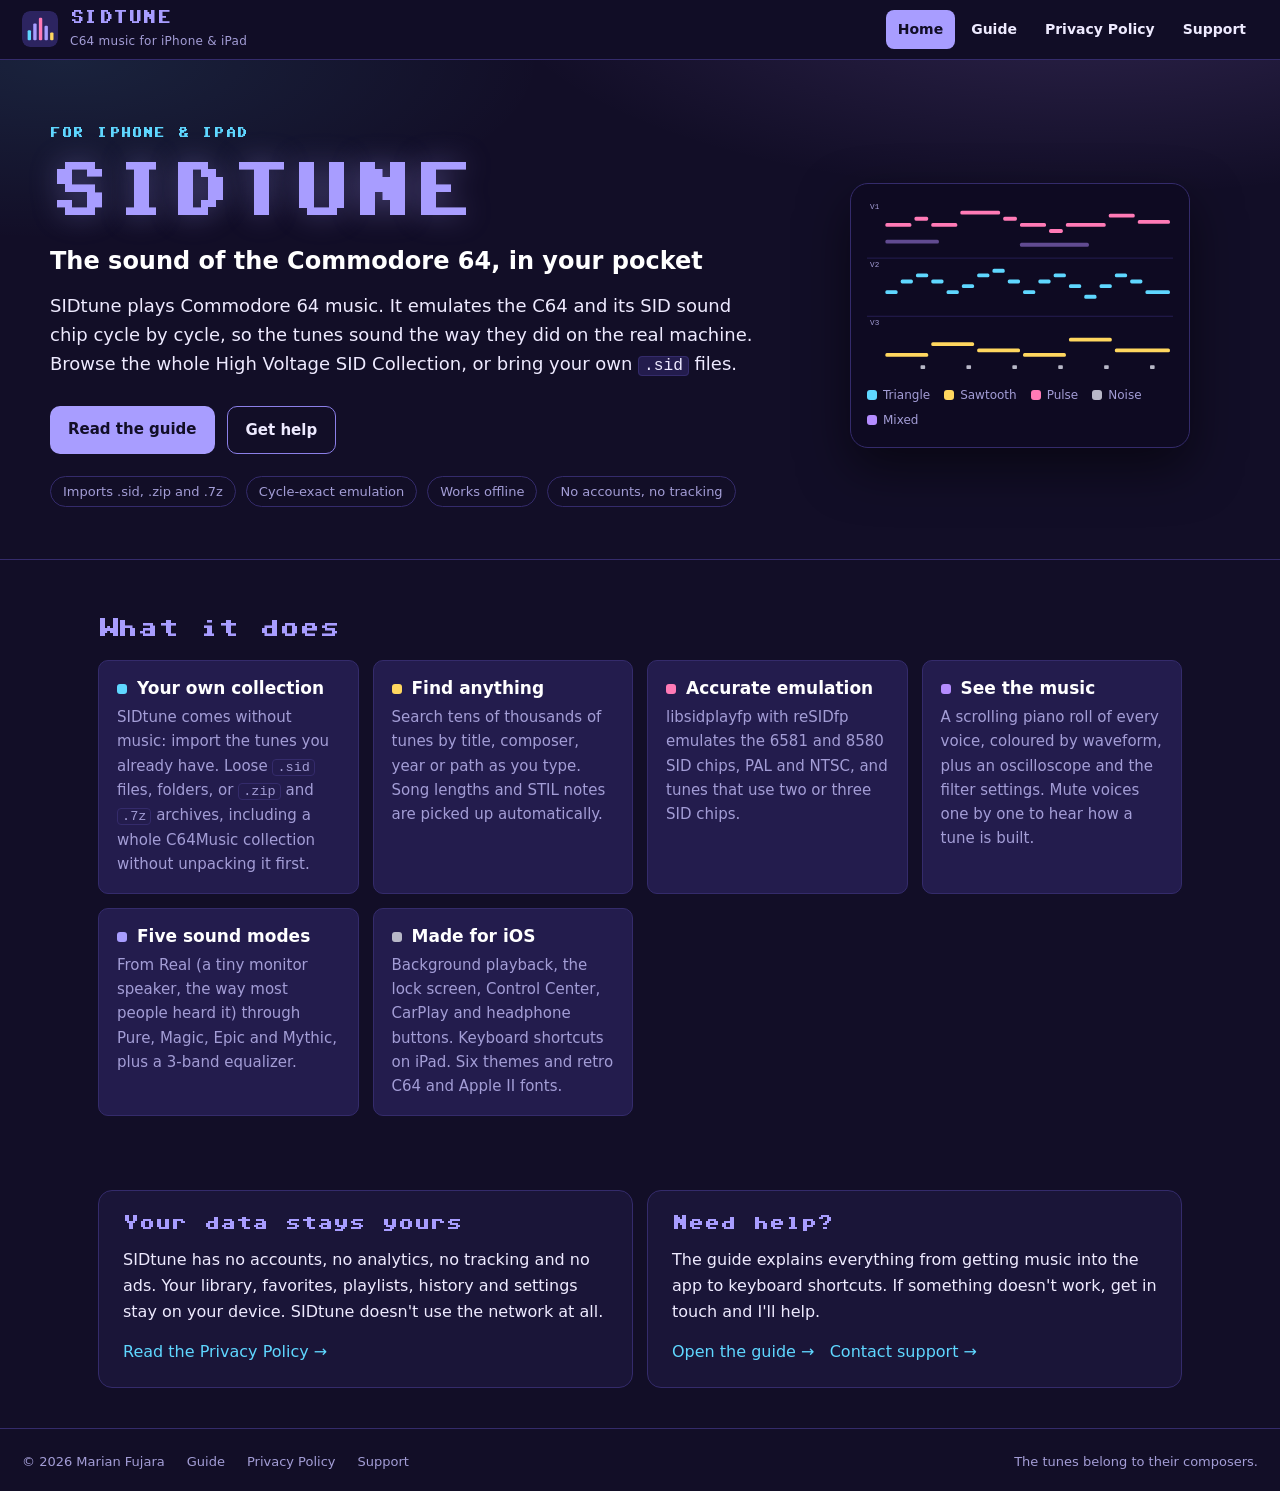
<file: website/index.html>
<!doctype html>
<html lang="en">
<head>
<meta charset="utf-8">
<meta name="viewport" content="width=device-width, initial-scale=1">
<title>SIDtune — Commodore 64 music player for iPhone and iPad</title>
<meta name="description" content="SIDtune plays Commodore 64 SID music on iPhone and iPad with cycle-exact emulation of the C64 and its SID chip. No accounts, no tracking, no ads.">
<meta name="theme-color" content="#120e27">
<link rel="icon" href="icon.svg" type="image/svg+xml">
<link rel="stylesheet" href="style.css">
</head>
<body>

<header class="topbar">
  <div class="topbar-inner">
    <a class="brand" href="index.html"><img src="icon.svg" alt="" width="36" height="36"><b>SIDTUNE<span>C64 music for iPhone &amp; iPad</span></b></a>
    <nav class="topnav" aria-label="Site">
      <a href="index.html" aria-current="page">Home</a>
      <a href="guide.html">Guide</a>
      <a href="privacy.html">Privacy<span class="long"> Policy</span></a>
      <a href="support.html">Support</a>
    </nav>
  </div>
</header>

<header class="hero">
  <div class="hero-inner">
    <div>
      <div class="eyebrow">FOR IPHONE &amp; IPAD</div>
      <h1>SIDTUNE<small>The sound of the Commodore 64, in your pocket</small></h1>
      <p class="lead">SIDtune plays Commodore 64 music. It emulates the C64 and its SID sound chip cycle by cycle, so the tunes sound the way they did on the real machine. Browse the whole High Voltage SID Collection, or bring your own <code>.sid</code> files.</p>
      <div class="actions">
        <a class="btn" href="guide.html">Read the guide</a>
        <a class="btn ghost" href="support.html">Get help</a>
      </div>
      <div class="meta"><span>Imports .sid, .zip and .7z</span><span>Cycle-exact emulation</span><span>Works offline</span><span>No accounts, no tracking</span></div>
    </div>
    <figure class="viz" aria-label="SIDtune's visualiser: a piano roll of the three SID voices, coloured by waveform">
      <svg viewBox="0 0 400 230" role="img" aria-hidden="true">
        <g stroke="#2c2460" stroke-width="1">
          <line x1="0" y1="76" x2="400" y2="76"/><line x1="0" y1="152" x2="400" y2="152"/>
        </g>
        <g font-family="ui-monospace, Menlo, monospace" font-size="10" fill="#a39dd6">
          <text x="4" y="12">V1</text><text x="4" y="88">V2</text><text x="4" y="164">V3</text>
        </g>
        <g fill="#ff7ab6">
          <rect x="24" y="30" width="34" height="5" rx="2"/><rect x="62" y="22" width="18" height="5" rx="2"/><rect x="84" y="30" width="34" height="5" rx="2"/>
          <rect x="122" y="14" width="52" height="5" rx="2"/><rect x="178" y="22" width="18" height="5" rx="2"/><rect x="200" y="30" width="34" height="5" rx="2"/>
          <rect x="238" y="38" width="18" height="5" rx="2"/><rect x="260" y="30" width="52" height="5" rx="2"/><rect x="316" y="18" width="34" height="5" rx="2"/>
          <rect x="354" y="26" width="42" height="5" rx="2"/>
        </g>
        <g fill="#b48cff">
          <rect x="24" y="52" width="70" height="5" rx="2" opacity=".5"/><rect x="200" y="56" width="90" height="5" rx="2" opacity=".5"/>
        </g>
        <g fill="#5fd7ff">
          <rect x="24" y="118" width="16" height="5" rx="2"/><rect x="44" y="104" width="16" height="5" rx="2"/><rect x="64" y="96" width="16" height="5" rx="2"/>
          <rect x="84" y="104" width="16" height="5" rx="2"/><rect x="104" y="118" width="16" height="5" rx="2"/><rect x="124" y="110" width="16" height="5" rx="2"/>
          <rect x="144" y="96" width="16" height="5" rx="2"/><rect x="164" y="90" width="16" height="5" rx="2"/><rect x="184" y="104" width="16" height="5" rx="2"/>
          <rect x="204" y="118" width="16" height="5" rx="2"/><rect x="224" y="104" width="16" height="5" rx="2"/><rect x="244" y="96" width="16" height="5" rx="2"/>
          <rect x="264" y="110" width="16" height="5" rx="2"/><rect x="284" y="124" width="16" height="5" rx="2"/><rect x="304" y="110" width="16" height="5" rx="2"/>
          <rect x="324" y="96" width="16" height="5" rx="2"/><rect x="344" y="104" width="16" height="5" rx="2"/><rect x="364" y="118" width="32" height="5" rx="2"/>
        </g>
        <g fill="#ffd75f">
          <rect x="24" y="200" width="56" height="5" rx="2"/><rect x="84" y="186" width="56" height="5" rx="2"/><rect x="144" y="194" width="56" height="5" rx="2"/>
          <rect x="204" y="200" width="56" height="5" rx="2"/><rect x="264" y="180" width="56" height="5" rx="2"/><rect x="324" y="194" width="72" height="5" rx="2"/>
        </g>
        <g fill="#b8b8c8">
          <rect x="70" y="216" width="6" height="5" rx="1"/><rect x="130" y="216" width="6" height="5" rx="1"/><rect x="190" y="216" width="6" height="5" rx="1"/>
          <rect x="250" y="216" width="6" height="5" rx="1"/><rect x="310" y="216" width="6" height="5" rx="1"/><rect x="370" y="216" width="6" height="5" rx="1"/>
        </g>
      </svg>
      <figcaption class="legend">
        <span><i style="background:#5fd7ff"></i>Triangle</span><span><i style="background:#ffd75f"></i>Sawtooth</span>
        <span><i style="background:#ff7ab6"></i>Pulse</span><span><i style="background:#b8b8c8"></i>Noise</span><span><i style="background:#b48cff"></i>Mixed</span>
      </figcaption>
    </figure>
  </div>
</header>

<main class="home">
  <section>
    <h2>What it does</h2>
    <div class="cards">
      <div class="card" style="--c: var(--tri)"><h3>Your own collection</h3><p>SIDtune comes without music: import the tunes you already have. Loose <code>.sid</code> files, folders, or <code>.zip</code> and <code>.7z</code> archives, including a whole C64Music collection without unpacking it first.</p></div>
      <div class="card" style="--c: var(--saw)"><h3>Find anything</h3><p>Search tens of thousands of tunes by title, composer, year or path as you type. Song lengths and STIL notes are picked up automatically.</p></div>
      <div class="card" style="--c: var(--pulse)"><h3>Accurate emulation</h3><p>libsidplayfp with reSIDfp emulates the 6581 and 8580 SID chips, PAL and NTSC, and tunes that use two or three SID chips.</p></div>
      <div class="card" style="--c: var(--mix)"><h3>See the music</h3><p>A scrolling piano roll of every voice, coloured by waveform, plus an oscilloscope and the filter settings. Mute voices one by one to hear how a tune is built.</p></div>
      <div class="card" style="--c: var(--accent-strong)"><h3>Five sound modes</h3><p>From Real (a tiny monitor speaker, the way most people heard it) through Pure, Magic, Epic and Mythic, plus a 3-band equalizer.</p></div>
      <div class="card" style="--c: #b8b8c8"><h3>Made for iOS</h3><p>Background playback, the lock screen, Control Center, CarPlay and headphone buttons. Keyboard shortcuts on iPad. Six themes and retro C64 and Apple II fonts.</p></div>
    </div>
  </section>

  <section>
    <div class="split">
      <div class="panel">
        <h2>Your data stays yours</h2>
        <p>SIDtune has no accounts, no analytics, no tracking and no ads. Your library, favorites, playlists, history and settings stay on your device. SIDtune doesn't use the network at all.</p>
        <p><a href="privacy.html">Read the Privacy Policy →</a></p>
      </div>
      <div class="panel">
        <h2>Need help?</h2>
        <p>The guide explains everything from getting music into the app to keyboard shortcuts. If something doesn't work, get in touch and I'll help.</p>
        <p><a href="guide.html">Open the guide →</a> &nbsp; <a href="support.html">Contact support →</a></p>
      </div>
    </div>
  </section>
</main>

<footer class="site-footer">
  <span>© 2026 Marian Fujara</span>
  <a href="guide.html">Guide</a>
  <a href="privacy.html">Privacy Policy</a>
  <a href="support.html">Support</a>
  <span class="spacer">The tunes belong to their composers.</span>
</footer>

</body>
</html>
</file>
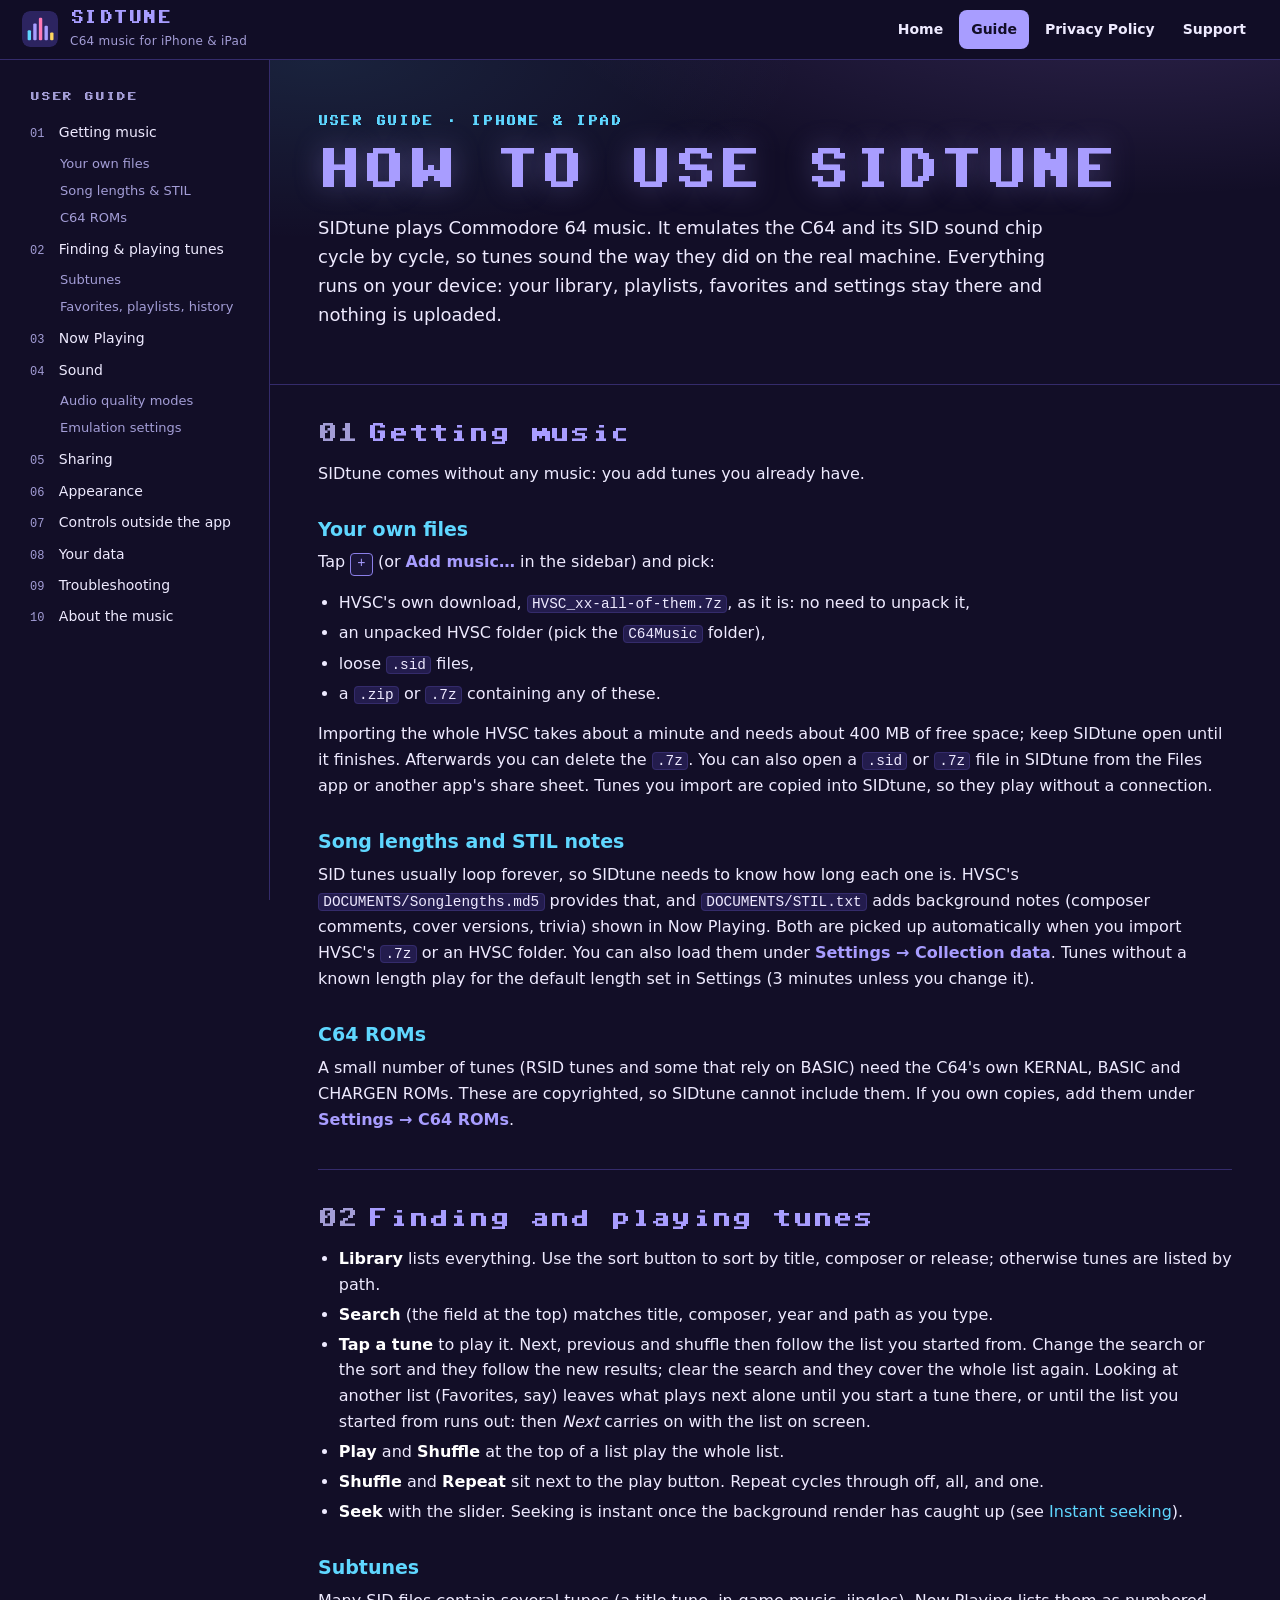
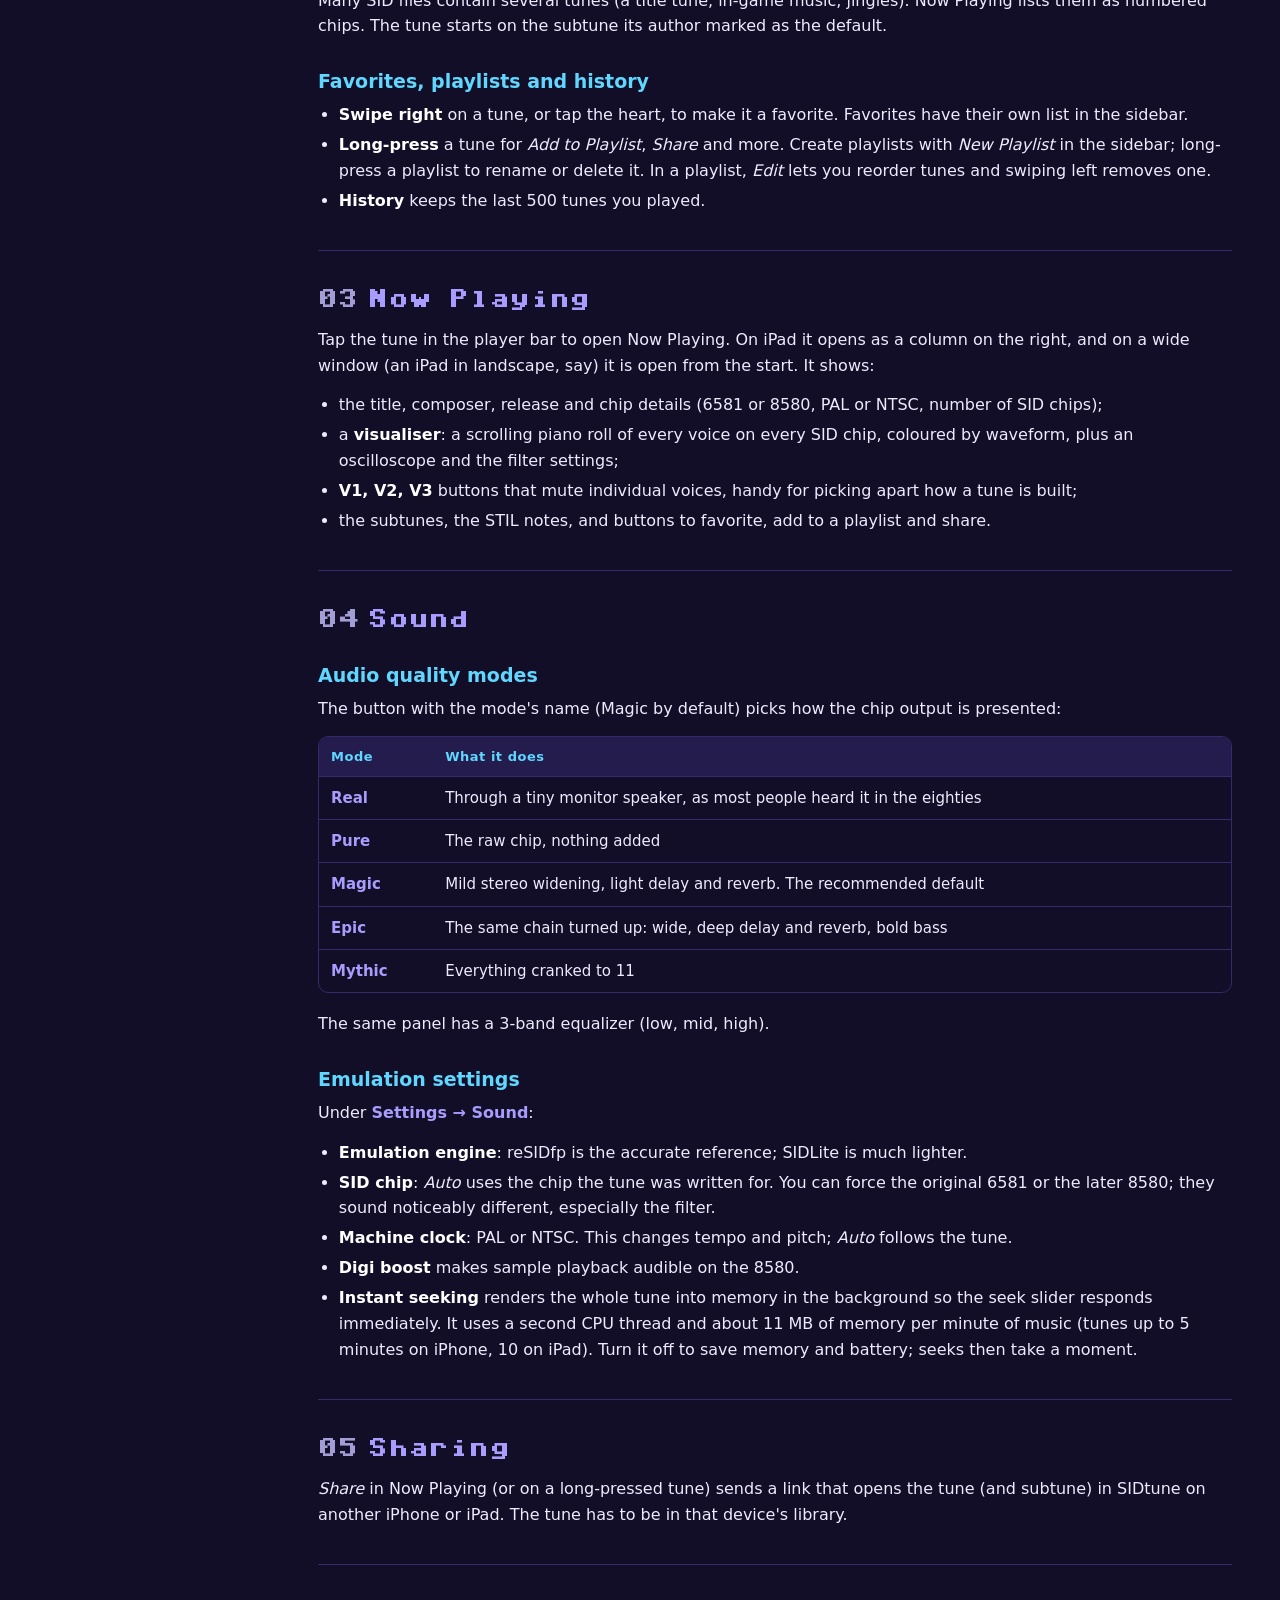
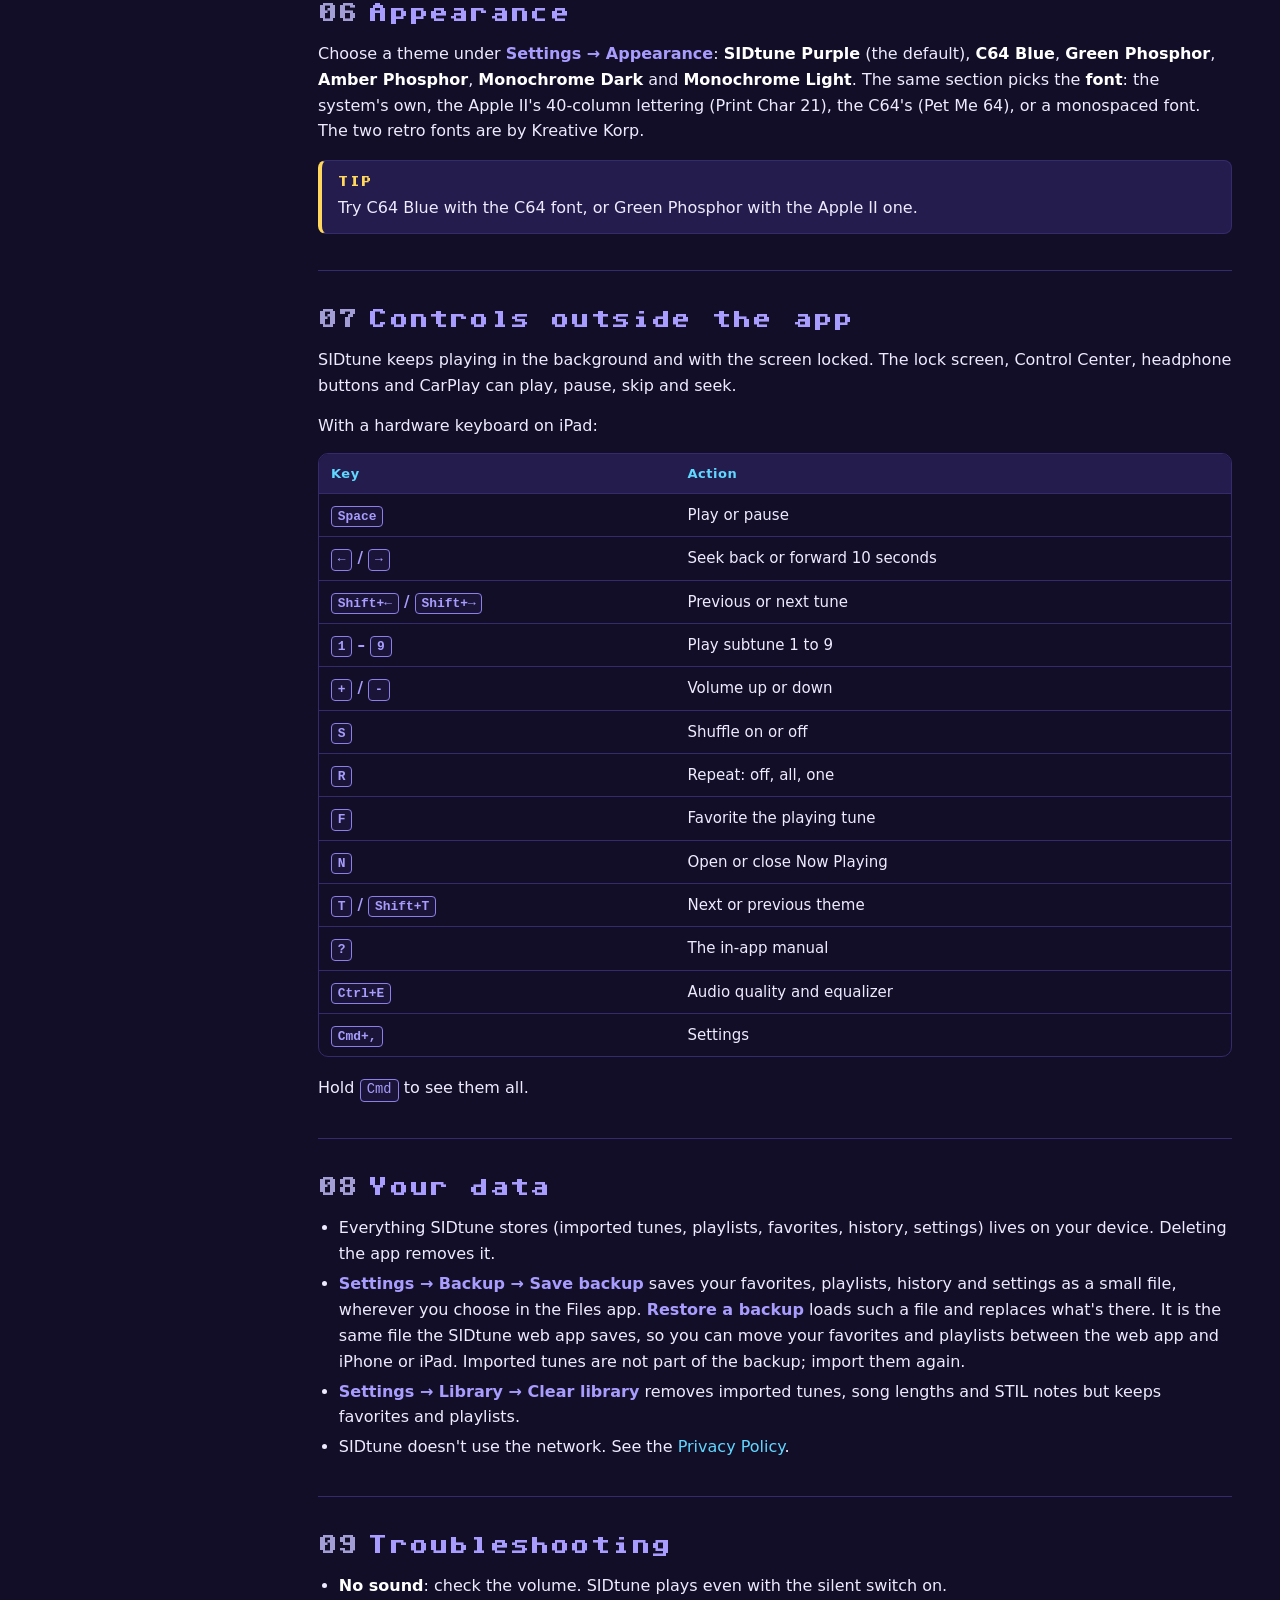
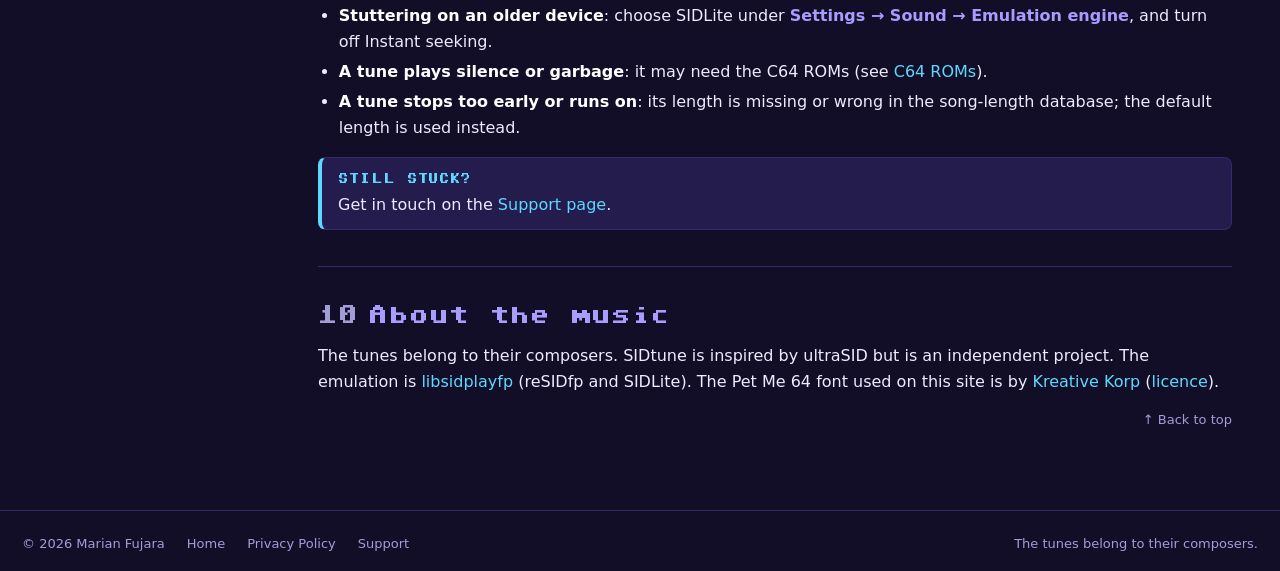
<file: website/guide.html>
<!doctype html>
<html lang="en">
<head>
<meta charset="utf-8">
<meta name="viewport" content="width=device-width, initial-scale=1">
<title>SIDtune — User Guide</title>
<meta name="description" content="How to use SIDtune on iPhone and iPad: getting music, playing tunes, Now Playing, sound settings, sharing, appearance, controls, your data and troubleshooting.">
<meta name="theme-color" content="#120e27">
<link rel="icon" href="icon.svg" type="image/svg+xml">
<link rel="stylesheet" href="style.css">
</head>
<body class="guide">

<header class="topbar">
  <div class="topbar-inner">
    <a class="brand" href="index.html"><img src="icon.svg" alt="" width="36" height="36"><b>SIDTUNE<span>C64 music for iPhone &amp; iPad</span></b></a>
    <nav class="topnav" aria-label="Site">
      <a href="index.html">Home</a>
      <a href="guide.html" aria-current="page">Guide</a>
      <a href="privacy.html">Privacy<span class="long"> Policy</span></a>
      <a href="support.html">Support</a>
    </nav>
  </div>
</header>

<div class="layout">

<nav class="toc" aria-label="Contents">
  <div class="toc-title">USER GUIDE</div>
  <ol>
    <li><a href="#music">Getting music</a>
      <ol>
        <li><a href="#own-files">Your own files</a></li>
        <li><a href="#songlengths">Song lengths &amp; STIL</a></li>
        <li><a href="#roms">C64 ROMs</a></li>
      </ol>
    </li>
    <li><a href="#playing">Finding &amp; playing tunes</a>
      <ol>
        <li><a href="#subtunes">Subtunes</a></li>
        <li><a href="#favorites">Favorites, playlists, history</a></li>
      </ol>
    </li>
    <li><a href="#now-playing">Now Playing</a></li>
    <li><a href="#sound">Sound</a>
      <ol>
        <li><a href="#modes">Audio quality modes</a></li>
        <li><a href="#emulation">Emulation settings</a></li>
      </ol>
    </li>
    <li><a href="#sharing">Sharing</a></li>
    <li><a href="#appearance">Appearance</a></li>
    <li><a href="#controls">Controls outside the app</a></li>
    <li><a href="#data">Your data</a></li>
    <li><a href="#troubleshooting">Troubleshooting</a></li>
    <li><a href="#about">About the music</a></li>
  </ol>
</nav>

<main>

<header class="hero" id="top">
  <div class="eyebrow">USER GUIDE · IPHONE &amp; IPAD</div>
  <h1>HOW TO USE SIDTUNE</h1>
  <p class="lead">SIDtune plays Commodore 64 music. It emulates the C64 and its SID sound chip cycle by cycle, so tunes sound the way they did on the real machine. Everything runs on your device: your library, playlists, favorites and settings stay there and nothing is uploaded.</p>
</header>

<details class="toc-mobile">
  <summary>CONTENTS</summary>
  <ol>
    <li><a href="#music">Getting music</a></li>
    <li><a href="#playing">Finding &amp; playing tunes</a></li>
    <li><a href="#now-playing">Now Playing</a></li>
    <li><a href="#sound">Sound</a></li>
    <li><a href="#sharing">Sharing</a></li>
    <li><a href="#appearance">Appearance</a></li>
    <li><a href="#controls">Controls outside the app</a></li>
    <li><a href="#data">Your data</a></li>
    <li><a href="#troubleshooting">Troubleshooting</a></li>
    <li><a href="#about">About the music</a></li>
  </ol>
</details>

<section id="music">
  <h2><span class="num">01</span>Getting music</h2>
  <p>SIDtune comes without any music: you add tunes you already have.</p>

  <h3 id="own-files">Your own files</h3>
  <p>Tap <kbd>+</kbd> (or <em class="path">Add music…</em> in the sidebar) and pick:</p>
  <ul>
    <li>HVSC's own download, <code>HVSC_xx-all-of-them.7z</code>, as it is: no need to unpack it,</li>
    <li>an unpacked HVSC folder (pick the <code>C64Music</code> folder),</li>
    <li>loose <code>.sid</code> files,</li>
    <li>a <code>.zip</code> or <code>.7z</code> containing any of these.</li>
  </ul>
  <p>Importing the whole HVSC takes about a minute and needs about 400&nbsp;MB of free space; keep SIDtune open until it finishes. Afterwards you can delete the <code>.7z</code>. You can also open a <code>.sid</code> or <code>.7z</code> file in SIDtune from the Files app or another app's share sheet. Tunes you import are copied into SIDtune, so they play without a connection.</p>

  <h3 id="songlengths">Song lengths and STIL notes</h3>
  <p>SID tunes usually loop forever, so SIDtune needs to know how long each one is. HVSC's <code>DOCUMENTS/Songlengths.md5</code> provides that, and <code>DOCUMENTS/STIL.txt</code> adds background notes (composer comments, cover versions, trivia) shown in Now Playing. Both are picked up automatically when you import HVSC's <code>.7z</code> or an HVSC folder. You can also load them under <em class="path">Settings → Collection data</em>. Tunes without a known length play for the default length set in Settings (3 minutes unless you change it).</p>

  <h3 id="roms">C64 ROMs</h3>
  <p>A small number of tunes (RSID tunes and some that rely on BASIC) need the C64's own KERNAL, BASIC and CHARGEN ROMs. These are copyrighted, so SIDtune cannot include them. If you own copies, add them under <em class="path">Settings → C64 ROMs</em>.</p>
</section>

<section id="playing">
  <h2><span class="num">02</span>Finding and playing tunes</h2>
  <ul>
    <li><strong>Library</strong> lists everything. Use the sort button to sort by title, composer or release; otherwise tunes are listed by path.</li>
    <li><strong>Search</strong> (the field at the top) matches title, composer, year and path as you type.</li>
    <li><strong>Tap a tune</strong> to play it. Next, previous and shuffle then follow the list you started from. Change the search or the sort and they follow the new results; clear the search and they cover the whole list again. Looking at another list (Favorites, say) leaves what plays next alone until you start a tune there, or until the list you started from runs out: then <em>Next</em> carries on with the list on screen.</li>
    <li><strong>Play</strong> and <strong>Shuffle</strong> at the top of a list play the whole list.</li>
    <li><strong>Shuffle</strong> and <strong>Repeat</strong> sit next to the play button. Repeat cycles through off, all, and one.</li>
    <li><strong>Seek</strong> with the slider. Seeking is instant once the background render has caught up (see <a href="#emulation">Instant seeking</a>).</li>
  </ul>

  <h3 id="subtunes">Subtunes</h3>
  <p>Many SID files contain several tunes (a title tune, in-game music, jingles). Now Playing lists them as numbered chips. The tune starts on the subtune its author marked as the default.</p>

  <h3 id="favorites">Favorites, playlists and history</h3>
  <ul>
    <li><strong>Swipe right</strong> on a tune, or tap the heart, to make it a favorite. Favorites have their own list in the sidebar.</li>
    <li><strong>Long-press</strong> a tune for <em>Add to Playlist</em>, <em>Share</em> and more. Create playlists with <em>New Playlist</em> in the sidebar; long-press a playlist to rename or delete it. In a playlist, <em>Edit</em> lets you reorder tunes and swiping left removes one.</li>
    <li><strong>History</strong> keeps the last 500 tunes you played.</li>
  </ul>
</section>

<section id="now-playing">
  <h2><span class="num">03</span>Now Playing</h2>
  <p>Tap the tune in the player bar to open Now Playing. On iPad it opens as a column on the right, and on a wide window (an iPad in landscape, say) it is open from the start. It shows:</p>
  <ul>
    <li>the title, composer, release and chip details (6581 or 8580, PAL or NTSC, number of SID chips);</li>
    <li>a <strong>visualiser</strong>: a scrolling piano roll of every voice on every SID chip, coloured by waveform, plus an oscilloscope and the filter settings;</li>
    <li><strong>V1, V2, V3</strong> buttons that mute individual voices, handy for picking apart how a tune is built;</li>
    <li>the subtunes, the STIL notes, and buttons to favorite, add to a playlist and share.</li>
  </ul>
</section>

<section id="sound">
  <h2><span class="num">04</span>Sound</h2>

  <h3 id="modes">Audio quality modes</h3>
  <p>The button with the mode's name (Magic by default) picks how the chip output is presented:</p>
  <div class="table-wrap"><table>
    <thead><tr><th>Mode</th><th>What it does</th></tr></thead>
    <tbody>
      <tr><td>Real</td><td>Through a tiny monitor speaker, as most people heard it in the eighties</td></tr>
      <tr><td>Pure</td><td>The raw chip, nothing added</td></tr>
      <tr><td>Magic</td><td>Mild stereo widening, light delay and reverb. The recommended default</td></tr>
      <tr><td>Epic</td><td>The same chain turned up: wide, deep delay and reverb, bold bass</td></tr>
      <tr><td>Mythic</td><td>Everything cranked to 11</td></tr>
    </tbody>
  </table></div>
  <p>The same panel has a 3-band equalizer (low, mid, high).</p>

  <h3 id="emulation">Emulation settings</h3>
  <p>Under <em class="path">Settings → Sound</em>:</p>
  <ul>
    <li><strong>Emulation engine</strong>: reSIDfp is the accurate reference; SIDLite is much lighter.</li>
    <li><strong>SID chip</strong>: <em>Auto</em> uses the chip the tune was written for. You can force the original 6581 or the later 8580; they sound noticeably different, especially the filter.</li>
    <li><strong>Machine clock</strong>: PAL or NTSC. This changes tempo and pitch; <em>Auto</em> follows the tune.</li>
    <li><strong>Digi boost</strong> makes sample playback audible on the 8580.</li>
    <li><strong>Instant seeking</strong> renders the whole tune into memory in the background so the seek slider responds immediately. It uses a second CPU thread and about 11&nbsp;MB of memory per minute of music (tunes up to 5 minutes on iPhone, 10 on iPad). Turn it off to save memory and battery; seeks then take a moment.</li>
  </ul>
</section>

<section id="sharing">
  <h2><span class="num">05</span>Sharing</h2>
  <p><em>Share</em> in Now Playing (or on a long-pressed tune) sends a link that opens the tune (and subtune) in SIDtune on another iPhone or iPad. The tune has to be in that device's library.</p>
</section>

<section id="appearance">
  <h2><span class="num">06</span>Appearance</h2>
  <p>Choose a theme under <em class="path">Settings → Appearance</em>: <strong>SIDtune Purple</strong> (the default), <strong>C64 Blue</strong>, <strong>Green Phosphor</strong>, <strong>Amber Phosphor</strong>, <strong>Monochrome Dark</strong> and <strong>Monochrome Light</strong>. The same section picks the <strong>font</strong>: the system's own, the Apple II's 40-column lettering (Print Char 21), the C64's (Pet Me 64), or a monospaced font. The two retro fonts are by Kreative Korp.</p>
  <div class="tip"><b>TIP</b>Try C64 Blue with the C64 font, or Green Phosphor with the Apple II one.</div>
</section>

<section id="controls">
  <h2><span class="num">07</span>Controls outside the app</h2>
  <p>SIDtune keeps playing in the background and with the screen locked. The lock screen, Control Center, headphone buttons and CarPlay can play, pause, skip and seek.</p>
  <p>With a hardware keyboard on iPad:</p>
  <div class="table-wrap"><table>
    <thead><tr><th>Key</th><th>Action</th></tr></thead>
    <tbody>
      <tr><td><kbd>Space</kbd></td><td>Play or pause</td></tr>
      <tr><td><kbd>←</kbd> / <kbd>→</kbd></td><td>Seek back or forward 10 seconds</td></tr>
      <tr><td><kbd>Shift+←</kbd> / <kbd>Shift+→</kbd></td><td>Previous or next tune</td></tr>
      <tr><td><kbd>1</kbd> – <kbd>9</kbd></td><td>Play subtune 1 to 9</td></tr>
      <tr><td><kbd>+</kbd> / <kbd>-</kbd></td><td>Volume up or down</td></tr>
      <tr><td><kbd>S</kbd></td><td>Shuffle on or off</td></tr>
      <tr><td><kbd>R</kbd></td><td>Repeat: off, all, one</td></tr>
      <tr><td><kbd>F</kbd></td><td>Favorite the playing tune</td></tr>
      <tr><td><kbd>N</kbd></td><td>Open or close Now Playing</td></tr>
      <tr><td><kbd>T</kbd> / <kbd>Shift+T</kbd></td><td>Next or previous theme</td></tr>
      <tr><td><kbd>?</kbd></td><td>The in-app manual</td></tr>
      <tr><td><kbd>Ctrl+E</kbd></td><td>Audio quality and equalizer</td></tr>
      <tr><td><kbd>Cmd+,</kbd></td><td>Settings</td></tr>
    </tbody>
  </table></div>
  <p>Hold <kbd>Cmd</kbd> to see them all.</p>
</section>

<section id="data">
  <h2><span class="num">08</span>Your data</h2>
  <ul>
    <li>Everything SIDtune stores (imported tunes, playlists, favorites, history, settings) lives on your device. Deleting the app removes it.</li>
    <li><em class="path">Settings → Backup → Save backup</em> saves your favorites, playlists, history and settings as a small file, wherever you choose in the Files app. <em class="path">Restore a backup</em> loads such a file and replaces what's there. It is the same file the SIDtune web app saves, so you can move your favorites and playlists between the web app and iPhone or iPad. Imported tunes are not part of the backup; import them again.</li>
    <li><em class="path">Settings → Library → Clear library</em> removes imported tunes, song lengths and STIL notes but keeps favorites and playlists.</li>
    <li>SIDtune doesn't use the network. See the <a href="privacy.html">Privacy Policy</a>.</li>
  </ul>
</section>

<section id="troubleshooting">
  <h2><span class="num">09</span>Troubleshooting</h2>
  <ul>
    <li><strong>No sound</strong>: check the volume. SIDtune plays even with the silent switch on.</li>
    <li><strong>Stuttering on an older device</strong>: choose SIDLite under <em class="path">Settings → Sound → Emulation engine</em>, and turn off Instant seeking.</li>
    <li><strong>A tune plays silence or garbage</strong>: it may need the C64 ROMs (see <a href="#roms">C64 ROMs</a>).</li>
    <li><strong>A tune stops too early or runs on</strong>: its length is missing or wrong in the song-length database; the default length is used instead.</li>
  </ul>
  <div class="note"><b>STILL STUCK?</b>Get in touch on the <a href="support.html">Support page</a>.</div>
</section>

<section id="about">
  <h2><span class="num">10</span>About the music</h2>
  <p>The tunes belong to their composers. SIDtune is inspired by ultraSID but is an independent project. The emulation is <a href="https://github.com/libsidplayfp/libsidplayfp">libsidplayfp</a> (reSIDfp and SIDLite). The Pet Me 64 font used on this site is by <a href="https://www.kreativekorp.com/software/fonts/">Kreative Korp</a> (<a href="fonts/Kreative-FreeLicense.txt">licence</a>).</p>
  <a class="top-link" href="#top">↑ Back to top</a>
</section>

</main>
</div>

<footer class="site-footer">
  <span>© 2026 Marian Fujara</span>
  <a href="index.html">Home</a>
  <a href="privacy.html">Privacy Policy</a>
  <a href="support.html">Support</a>
  <span class="spacer">The tunes belong to their composers.</span>
</footer>

</body>
</html>
</file>
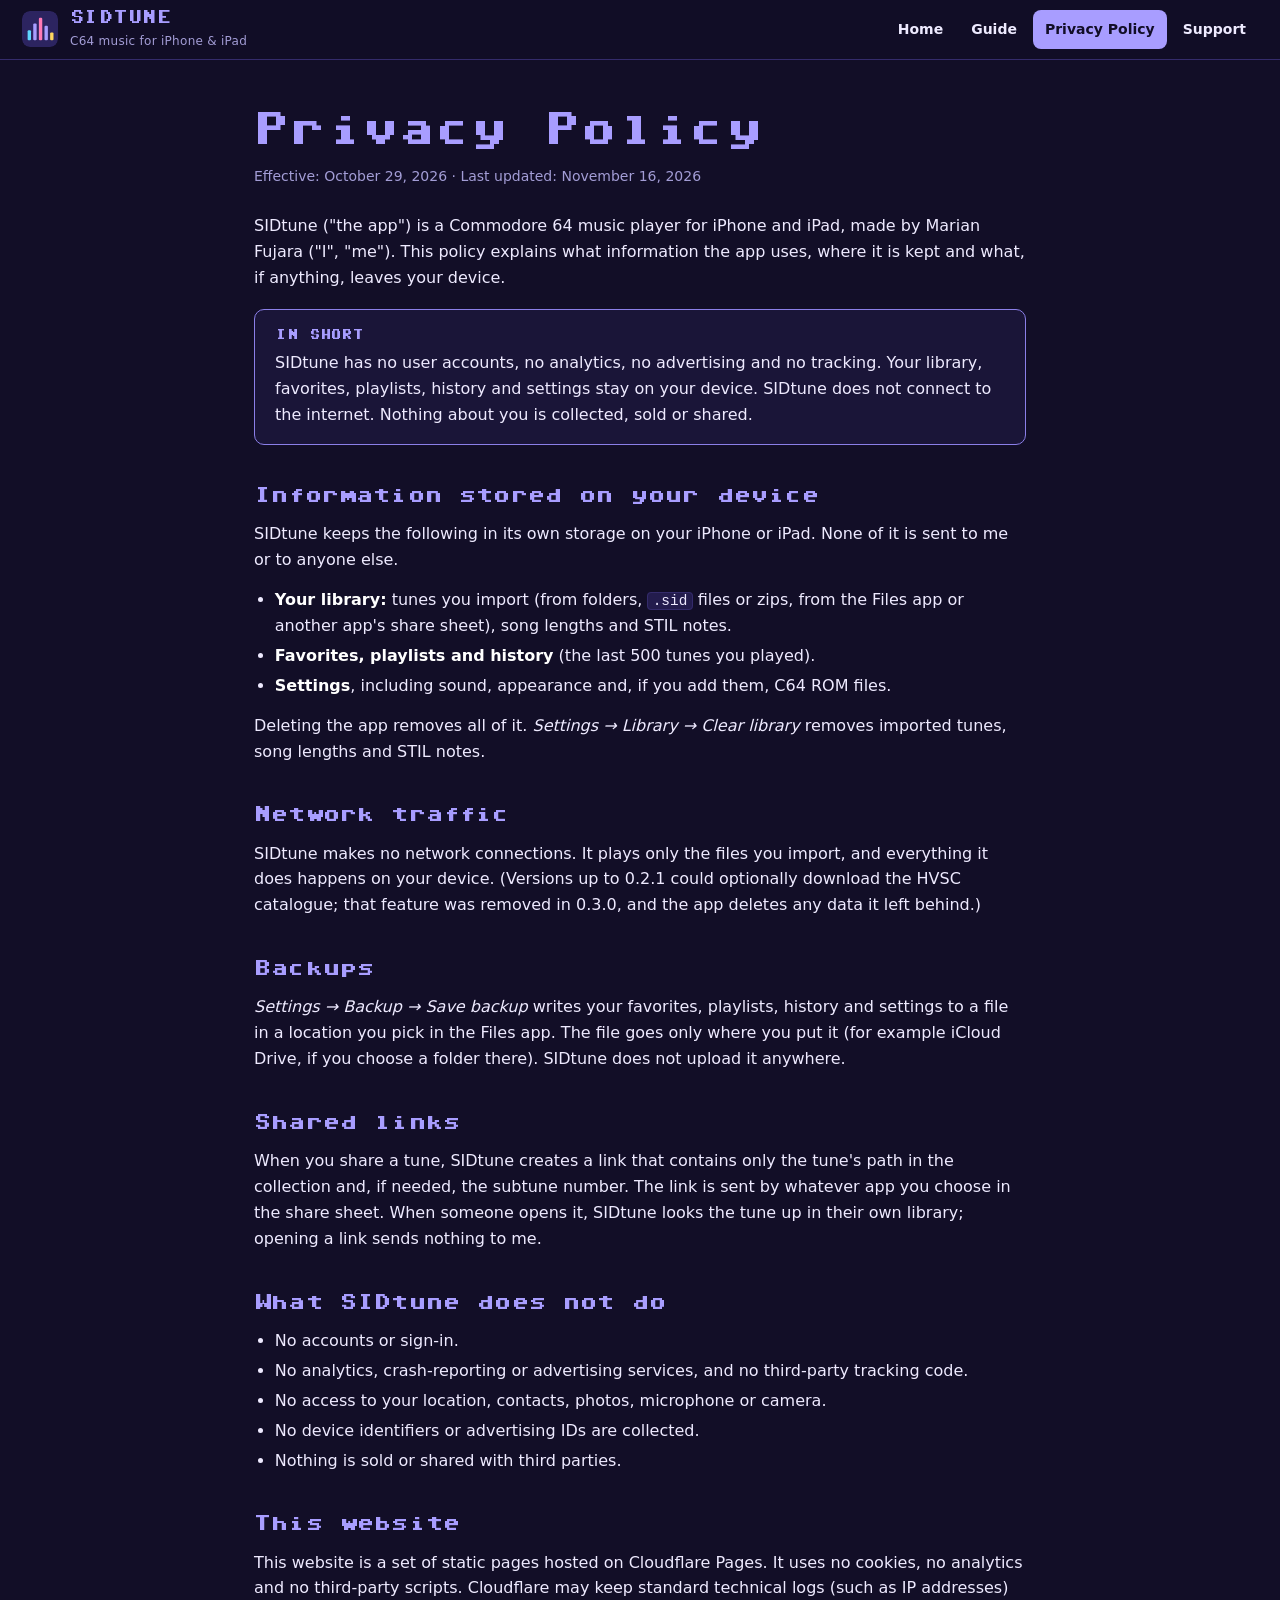
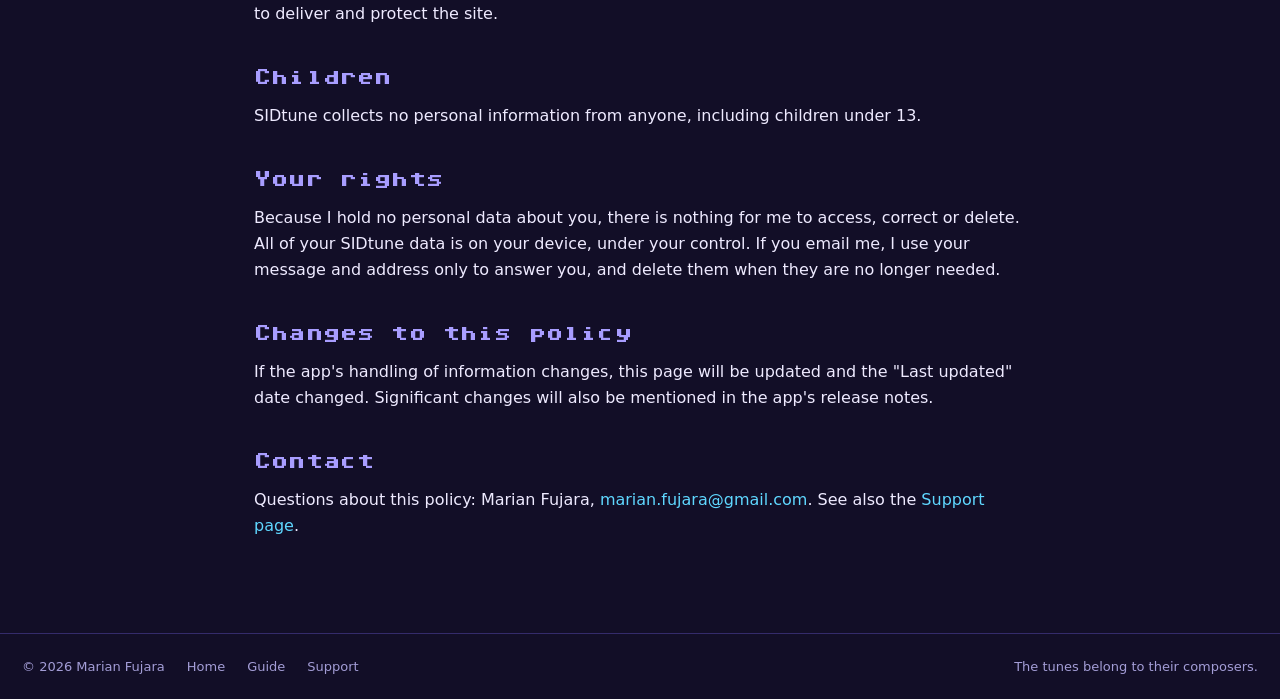
<file: website/privacy.html>
<!doctype html>
<html lang="en">
<head>
<meta charset="utf-8">
<meta name="viewport" content="width=device-width, initial-scale=1">
<title>SIDtune — Privacy Policy</title>
<meta name="description" content="Privacy Policy for the SIDtune app for iPhone and iPad. No accounts, no analytics, no tracking, no ads.">
<meta name="theme-color" content="#120e27">
<link rel="icon" href="icon.svg" type="image/svg+xml">
<link rel="stylesheet" href="style.css">
</head>
<body>

<header class="topbar">
  <div class="topbar-inner">
    <a class="brand" href="index.html"><img src="icon.svg" alt="" width="36" height="36"><b>SIDTUNE<span>C64 music for iPhone &amp; iPad</span></b></a>
    <nav class="topnav" aria-label="Site">
      <a href="index.html">Home</a>
      <a href="guide.html">Guide</a>
      <a href="privacy.html" aria-current="page">Privacy<span class="long"> Policy</span></a>
      <a href="support.html">Support</a>
    </nav>
  </div>
</header>

<main class="page">
  <h1>Privacy Policy</h1>
  <div class="dates">Effective: October 29, 2026 · Last updated: November 16, 2026</div>

  <p>SIDtune ("the app") is a Commodore 64 music player for iPhone and iPad, made by Marian Fujara ("I", "me"). This policy explains what information the app uses, where it is kept and what, if anything, leaves your device.</p>

  <div class="summary"><b>IN SHORT</b>SIDtune has no user accounts, no analytics, no advertising and no tracking. Your library, favorites, playlists, history and settings stay on your device. SIDtune does not connect to the internet. Nothing about you is collected, sold or shared.</div>

  <h2>Information stored on your device</h2>
  <p>SIDtune keeps the following in its own storage on your iPhone or iPad. None of it is sent to me or to anyone else.</p>
  <ul>
    <li><strong>Your library:</strong> tunes you import (from folders, <code>.sid</code> files or zips, from the Files app or another app's share sheet), song lengths and STIL notes.</li>
    <li><strong>Favorites, playlists and history</strong> (the last 500 tunes you played).</li>
    <li><strong>Settings</strong>, including sound, appearance and, if you add them, C64 ROM files.</li>
  </ul>
  <p>Deleting the app removes all of it. <em>Settings → Library → Clear library</em> removes imported tunes, song lengths and STIL notes.</p>

  <h2>Network traffic</h2>
  <p>SIDtune makes no network connections. It plays only the files you import, and everything it does happens on your device. (Versions up to 0.2.1 could optionally download the HVSC catalogue; that feature was removed in 0.3.0, and the app deletes any data it left behind.)</p>

  <h2>Backups</h2>
  <p><em>Settings → Backup → Save backup</em> writes your favorites, playlists, history and settings to a file in a location you pick in the Files app. The file goes only where you put it (for example iCloud Drive, if you choose a folder there). SIDtune does not upload it anywhere.</p>

  <h2>Shared links</h2>
  <p>When you share a tune, SIDtune creates a link that contains only the tune's path in the collection and, if needed, the subtune number. The link is sent by whatever app you choose in the share sheet. When someone opens it, SIDtune looks the tune up in their own library; opening a link sends nothing to me.</p>

  <h2>What SIDtune does not do</h2>
  <ul>
    <li>No accounts or sign-in.</li>
    <li>No analytics, crash-reporting or advertising services, and no third-party tracking code.</li>
    <li>No access to your location, contacts, photos, microphone or camera.</li>
    <li>No device identifiers or advertising IDs are collected.</li>
    <li>Nothing is sold or shared with third parties.</li>
  </ul>

  <h2>This website</h2>
  <p>This website is a set of static pages hosted on Cloudflare Pages. It uses no cookies, no analytics and no third-party scripts. Cloudflare may keep standard technical logs (such as IP addresses) to deliver and protect the site.</p>

  <h2>Children</h2>
  <p>SIDtune collects no personal information from anyone, including children under 13.</p>

  <h2>Your rights</h2>
  <p>Because I hold no personal data about you, there is nothing for me to access, correct or delete. All of your SIDtune data is on your device, under your control. If you email me, I use your message and address only to answer you, and delete them when they are no longer needed.</p>

  <h2>Changes to this policy</h2>
  <p>If the app's handling of information changes, this page will be updated and the "Last updated" date changed. Significant changes will also be mentioned in the app's release notes.</p>

  <h2>Contact</h2>
  <p>Questions about this policy: Marian Fujara, <a href="mailto:marian.fujara@gmail.com">marian.fujara@gmail.com</a>. See also the <a href="support.html">Support page</a>.</p>
</main>

<footer class="site-footer">
  <span>© 2026 Marian Fujara</span>
  <a href="index.html">Home</a>
  <a href="guide.html">Guide</a>
  <a href="support.html">Support</a>
  <span class="spacer">The tunes belong to their composers.</span>
</footer>

</body>
</html>
</file>
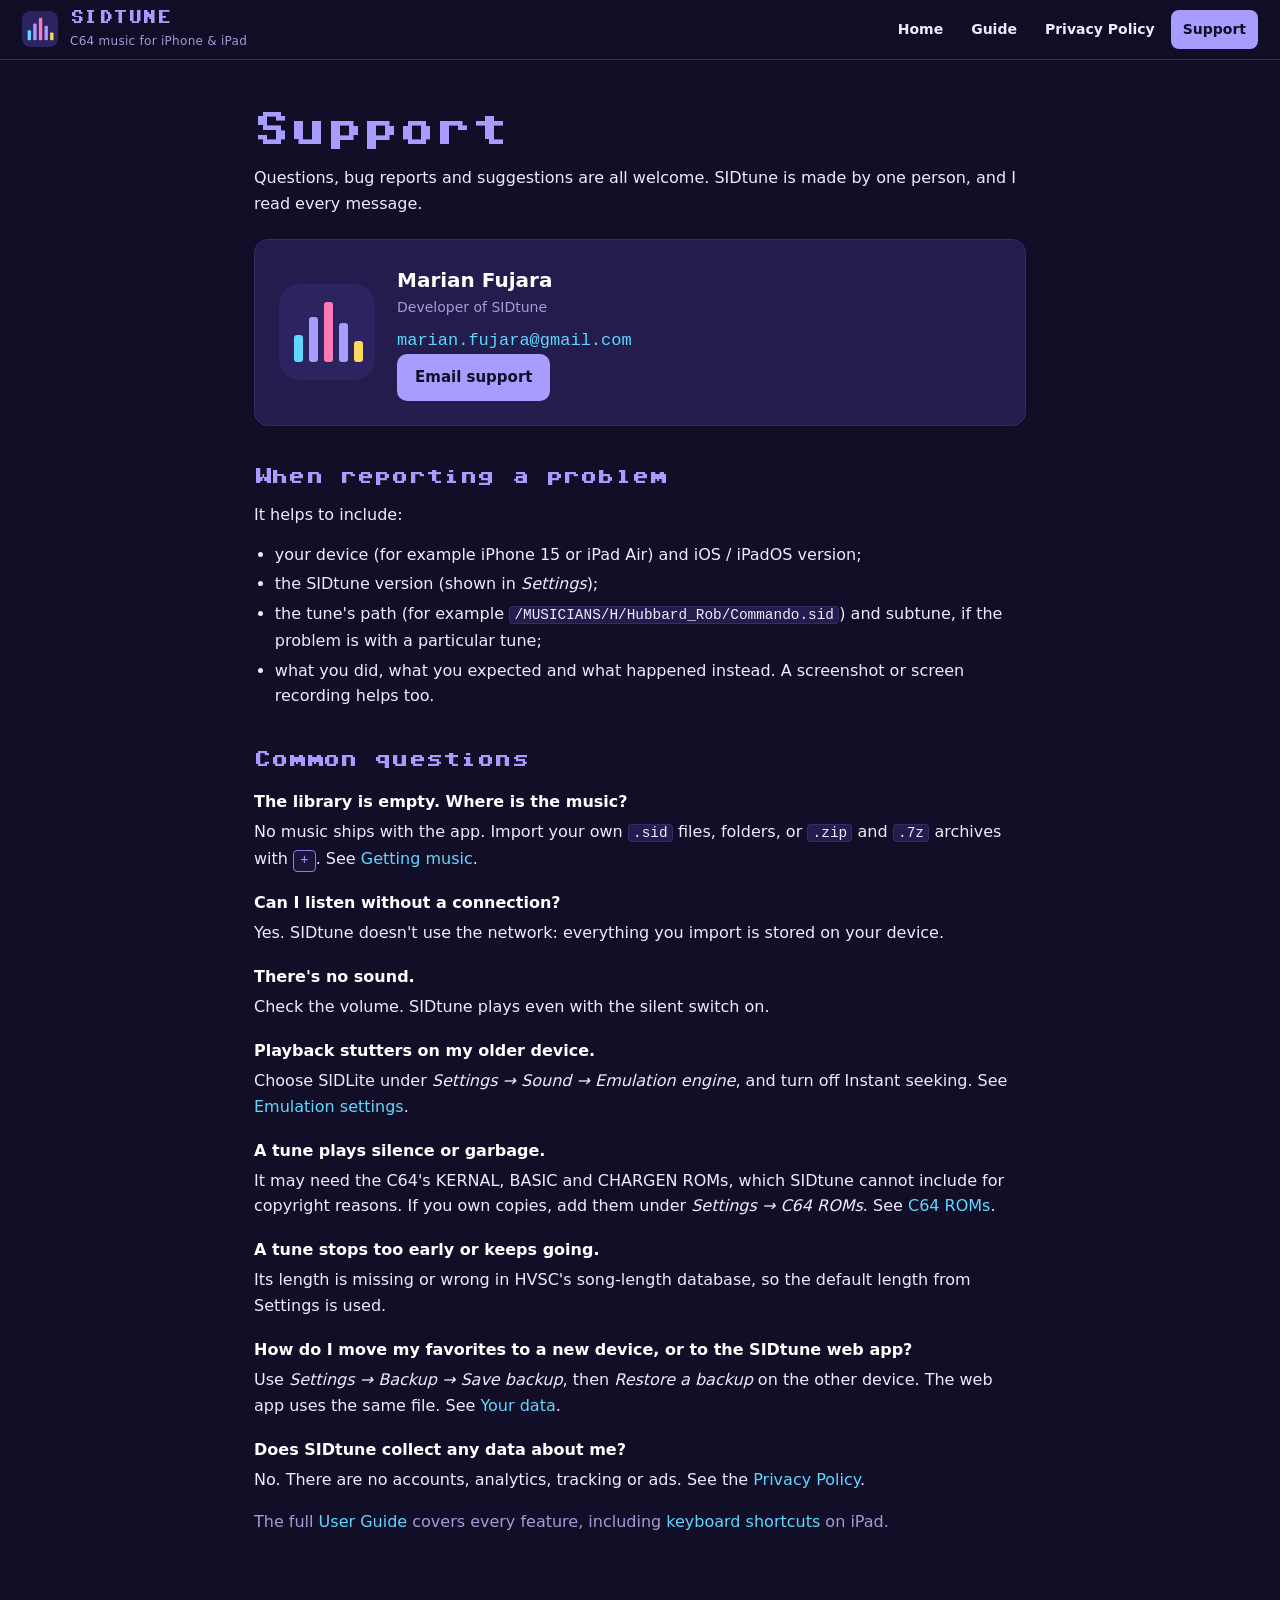
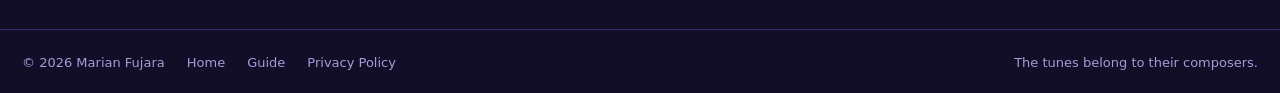
<file: website/support.html>
<!doctype html>
<html lang="en">
<head>
<meta charset="utf-8">
<meta name="viewport" content="width=device-width, initial-scale=1">
<title>SIDtune — Support</title>
<meta name="description" content="Get help with SIDtune for iPhone and iPad: contact the developer, common questions and troubleshooting.">
<meta name="theme-color" content="#120e27">
<link rel="icon" href="icon.svg" type="image/svg+xml">
<link rel="stylesheet" href="style.css">
</head>
<body>

<header class="topbar">
  <div class="topbar-inner">
    <a class="brand" href="index.html"><img src="icon.svg" alt="" width="36" height="36"><b>SIDTUNE<span>C64 music for iPhone &amp; iPad</span></b></a>
    <nav class="topnav" aria-label="Site">
      <a href="index.html">Home</a>
      <a href="guide.html">Guide</a>
      <a href="privacy.html">Privacy<span class="long"> Policy</span></a>
      <a href="support.html" aria-current="page">Support</a>
    </nav>
  </div>
</header>

<main class="page">
  <h1>Support</h1>
  <p>Questions, bug reports and suggestions are all welcome. SIDtune is made by one person, and I read every message.</p>

  <div class="contact-card">
    <img src="icon.svg" alt="" width="96" height="96">
    <div>
      <div class="name">Marian Fujara</div>
      <div class="role">Developer of SIDtune</div>
      <a class="email" href="mailto:marian.fujara@gmail.com?subject=SIDtune%20support">marian.fujara@gmail.com</a>
      <div><a class="btn" href="mailto:marian.fujara@gmail.com?subject=SIDtune%20support">Email support</a></div>
    </div>
  </div>

  <h2>When reporting a problem</h2>
  <p>It helps to include:</p>
  <ul>
    <li>your device (for example iPhone 15 or iPad Air) and iOS / iPadOS version;</li>
    <li>the SIDtune version (shown in <em>Settings</em>);</li>
    <li>the tune's path (for example <code>/MUSICIANS/H/Hubbard_Rob/Commando.sid</code>) and subtune, if the problem is with a particular tune;</li>
    <li>what you did, what you expected and what happened instead. A screenshot or screen recording helps too.</li>
  </ul>

  <h2>Common questions</h2>
  <dl class="faq">
    <dt>The library is empty. Where is the music?</dt>
    <dd>No music ships with the app. Import your own <code>.sid</code> files, folders, or <code>.zip</code> and <code>.7z</code> archives with <kbd>+</kbd>. See <a href="guide.html#music">Getting music</a>.</dd>

    <dt>Can I listen without a connection?</dt>
    <dd>Yes. SIDtune doesn't use the network: everything you import is stored on your device.</dd>

    <dt>There's no sound.</dt>
    <dd>Check the volume. SIDtune plays even with the silent switch on.</dd>

    <dt>Playback stutters on my older device.</dt>
    <dd>Choose SIDLite under <em>Settings → Sound → Emulation engine</em>, and turn off Instant seeking. See <a href="guide.html#emulation">Emulation settings</a>.</dd>

    <dt>A tune plays silence or garbage.</dt>
    <dd>It may need the C64's KERNAL, BASIC and CHARGEN ROMs, which SIDtune cannot include for copyright reasons. If you own copies, add them under <em>Settings → C64 ROMs</em>. See <a href="guide.html#roms">C64 ROMs</a>.</dd>

    <dt>A tune stops too early or keeps going.</dt>
    <dd>Its length is missing or wrong in HVSC's song-length database, so the default length from Settings is used.</dd>

    <dt>How do I move my favorites to a new device, or to the SIDtune web app?</dt>
    <dd>Use <em>Settings → Backup → Save backup</em>, then <em>Restore a backup</em> on the other device. The web app uses the same file. See <a href="guide.html#data">Your data</a>.</dd>

    <dt>Does SIDtune collect any data about me?</dt>
    <dd>No. There are no accounts, analytics, tracking or ads. See the <a href="privacy.html">Privacy Policy</a>.</dd>
  </dl>

  <p class="muted">The full <a href="guide.html">User Guide</a> covers every feature, including <a href="guide.html#controls">keyboard shortcuts</a> on iPad.</p>
</main>

<footer class="site-footer">
  <span>© 2026 Marian Fujara</span>
  <a href="index.html">Home</a>
  <a href="guide.html">Guide</a>
  <a href="privacy.html">Privacy Policy</a>
  <span class="spacer">The tunes belong to their composers.</span>
</footer>

</body>
</html>
</file>
<file: website/style.css>
/* Shared styles for the SIDtune website. Colours are the app's "SIDtune Purple" theme (SIDtune/UI/Theme.swift). */
@font-face { font-family: "Pet Me 64"; src: url("fonts/PetMe64.ttf") format("truetype"); font-display: swap; }

:root {
  --bg: #120e27;
  --bg-2: #1a1538;
  --panel: #231c4d;
  --panel-2: #2c2460;
  --line: #342b6b;
  --text: #eeeaff;
  --muted: #a39dd6;
  --accent: #8b7fe8;
  --accent-strong: #a89dff;
  --accent-ink: #120e27;
  --tri: #5fd7ff;
  --saw: #ffd75f;
  --pulse: #ff7ab6;
  --mix: #b48cff;
  --radius: 10px;
  --topbar-h: 60px;
  --c64: "Pet Me 64", ui-monospace, Menlo, monospace;
  --sans: system-ui, -apple-system, "Segoe UI", Roboto, sans-serif;
  --mono: ui-monospace, "SF Mono", Menlo, Consolas, monospace;
  color-scheme: dark;
}
* { box-sizing: border-box; }
html { scroll-behavior: smooth; scroll-padding-top: 76px; }
body {
  margin: 0; background: var(--bg); color: var(--text);
  font-family: var(--sans); font-size: 16px; line-height: 1.62;
  -webkit-text-size-adjust: 100%;
}
a { color: var(--tri); text-decoration: none; }
a:hover { text-decoration: underline; }
img, svg { max-width: 100%; height: auto; display: block; }
code { font-family: var(--mono); font-size: .9em; background: var(--panel); border: 1px solid var(--line); border-radius: 4px; padding: 0 .3em; }
kbd {
  display: inline-block; padding: 0 .45em; border: 1px solid var(--accent); border-radius: 4px; background: var(--bg-2);
  color: var(--accent-strong); font-family: var(--mono); font-size: .86em; line-height: 1.5; white-space: nowrap;
}
.path { color: var(--accent-strong); font-style: normal; font-weight: 600; }

/* ---------- top bar ---------- */
.topbar {
  position: sticky; top: 0; z-index: 50; height: var(--topbar-h);
  background: rgba(18, 14, 39, .92); backdrop-filter: blur(8px); -webkit-backdrop-filter: blur(8px);
  border-bottom: 1px solid var(--line);
}
.topbar-inner { max-width: 1320px; margin: 0 auto; height: 100%; padding: 0 22px; display: flex; align-items: center; gap: 24px; }
.brand { display: flex; align-items: center; gap: 12px; color: var(--accent-strong); margin-right: auto; }
.brand:hover { text-decoration: none; }
.brand img { width: 36px; height: 36px; border-radius: 8px; }
.brand b { font-family: var(--c64); font-weight: 400; font-size: 14px; letter-spacing: .02em; }
.brand span { display: block; color: var(--muted); font-size: 12px; font-family: var(--sans); margin-top: 2px; }
.topnav { display: flex; gap: 4px; }
.topnav a { font-size: 14px; font-weight: 600; color: var(--text); padding: 8px 12px; border-radius: 8px; white-space: nowrap; }
.topnav a:hover { text-decoration: none; color: var(--accent-strong); background: var(--panel); }
.topnav a[aria-current="page"] { color: var(--accent-ink); background: var(--accent-strong); }

/* ---------- typography ---------- */
h1, h2 { font-family: var(--c64); font-weight: 400; line-height: 1.3; letter-spacing: .01em; }
h3, h4 { font-weight: 700; line-height: 1.3; }
h2 { color: var(--accent-strong); font-size: 20px; margin: 0 0 14px; }
h2 .num { color: var(--muted); margin-right: 10px; }
h3 { color: var(--tri); font-size: 19px; margin: 30px 0 8px; }
h4 { color: #fff; font-size: 16px; margin: 20px 0 6px; }
p { margin: 0 0 14px; }
ul, ol { padding-left: 1.3em; margin: 0 0 14px; }
li { margin: 4px 0; }
strong { color: #fff; }
.lead { font-size: 18px; max-width: 64ch; }
.muted { color: var(--muted); }

/* ---------- hero (home and guide) ---------- */
.hero {
  padding: 64px 48px 52px;
  background:
    radial-gradient(1000px 360px at 85% -80px, rgba(180, 140, 255, .18), transparent 60%),
    radial-gradient(800px 300px at 5% 0, rgba(95, 215, 255, .10), transparent 60%),
    var(--bg);
  border-bottom: 1px solid var(--line);
}
.hero-inner { max-width: 1180px; margin: 0 auto; display: grid; grid-template-columns: minmax(0, 1fr) 420px; gap: 48px; align-items: center; }
.eyebrow { font-family: var(--c64); color: var(--tri); font-size: 11px; letter-spacing: .1em; }
.hero h1 { font-size: clamp(32px, 6vw, 60px); color: var(--accent-strong); margin: 12px 0 14px; text-shadow: 0 0 28px rgba(168, 157, 255, .35); }
.hero h1 small { display: block; font-family: var(--sans); font-weight: 700; font-size: clamp(18px, 2.4vw, 24px); color: #fff; letter-spacing: 0; margin-top: 14px; text-shadow: none; }
.meta { display: flex; flex-wrap: wrap; gap: 10px; margin-top: 22px; }
.meta span { font-size: 13px; color: var(--muted); border: 1px solid var(--line); padding: 4px 12px; border-radius: 999px; }
.actions { display: flex; flex-wrap: wrap; gap: 12px; margin-top: 26px; }
.btn { display: inline-block; font-weight: 700; font-size: 15px; color: var(--accent-ink); background: var(--accent-strong); border-radius: 10px; padding: 11px 18px; }
.btn:hover { text-decoration: none; filter: brightness(1.08); }
.btn.ghost { color: var(--text); background: transparent; border: 1px solid var(--accent); }

/* The visualiser: a static picture of the app's piano roll, coloured by waveform. */
.viz { background: #0e0a22; border: 1px solid var(--line); border-radius: 18px; padding: 16px; box-shadow: 0 20px 50px rgba(0, 0, 0, .5); }
.viz .legend { display: flex; flex-wrap: wrap; gap: 6px 14px; font-size: 12px; color: var(--muted); margin-top: 10px; }
.viz .legend i { display: inline-block; width: 10px; height: 10px; border-radius: 3px; margin-right: 6px; vertical-align: -1px; }

/* ---------- home ---------- */
.home { max-width: 1180px; margin: 0 auto; padding: 0 48px 40px; }
.home section { padding-top: 56px; }
.cards { display: grid; grid-template-columns: repeat(auto-fill, minmax(260px, 1fr)); gap: 14px; margin: 18px 0; }
.card { background: var(--panel); border: 1px solid var(--line); border-radius: var(--radius); padding: 16px 18px; }
.card h3 { margin: 0 0 6px; font-size: 17px; color: #fff; }
.card h3::before { content: ""; display: inline-block; width: 10px; height: 10px; border-radius: 3px; margin-right: 10px; background: var(--c, var(--accent-strong)); }
.card p { margin: 0; font-size: 15px; color: var(--muted); }
.split { display: grid; grid-template-columns: repeat(auto-fit, minmax(300px, 1fr)); gap: 14px; }
.panel { background: var(--bg-2); border: 1px solid var(--line); border-radius: 14px; padding: 22px 24px; }
.panel h2 { font-size: 16px; }
.panel p:last-child { margin-bottom: 0; }

/* ---------- guide layout ---------- */
.layout { display: grid; grid-template-columns: 270px minmax(0, 1fr); max-width: 1320px; margin: 0 auto; }
nav.toc {
  position: sticky; top: var(--topbar-h); height: calc(100vh - var(--topbar-h)); overflow-y: auto;
  padding: 28px 18px 40px 22px; border-right: 1px solid var(--line); font-size: 14px;
}
.toc-title { font-family: var(--c64); font-size: 10px; letter-spacing: .08em; color: var(--muted); margin: 0 0 14px 8px; }
.toc ol { list-style: none; margin: 0; padding: 0; counter-reset: s; }
.toc > ol > li { counter-increment: s; margin: 2px 0; }
.toc > ol > li > a::before { content: counter(s, decimal-leading-zero) "  "; color: var(--muted); font-family: var(--mono); font-size: 12px; white-space: pre; }
.toc a { color: var(--text); display: block; padding: 3px 8px; border-radius: 6px; }
.toc a:hover { background: var(--panel); text-decoration: none; color: var(--accent-strong); }
.toc ol ol { padding-left: 30px; margin: 2px 0 6px; }
.toc ol ol a { color: var(--muted); font-size: 13px; padding: 1px 8px; }
details.toc-mobile { display: none; }

.guide main { padding: 0 48px 80px; min-width: 0; }
.guide .hero { margin: 0 -48px; padding: 52px 48px 40px; }
.guide .hero h1 { font-size: clamp(28px, 4.4vw, 44px); }
.guide section { padding-top: 36px; }
.guide section + section { border-top: 1px solid var(--line); margin-top: 36px; }

/* ---------- callouts & tables ---------- */
.note, .tip {
  border: 1px solid var(--line); border-left: 4px solid var(--tri); background: var(--panel);
  padding: 12px 16px; border-radius: 8px; margin: 16px 0;
}
.tip { border-left-color: var(--saw); }
.note > b:first-child, .tip > b:first-child { display: block; font-family: var(--c64); font-weight: 400; font-size: 11px; letter-spacing: .06em; margin-bottom: 4px; color: var(--tri); }
.tip > b:first-child { color: var(--saw); }
.table-wrap { overflow-x: auto; margin: 14px 0 18px; border: 1px solid var(--line); border-radius: var(--radius); }
table { border-collapse: collapse; width: 100%; font-size: 15px; }
th, td { text-align: left; padding: 9px 12px; border-bottom: 1px solid var(--line); vertical-align: top; }
th { color: var(--tri); background: var(--panel); font-size: 13px; letter-spacing: .04em; white-space: nowrap; }
tr:last-child td { border-bottom: 0; }
td:first-child { color: var(--accent-strong); font-weight: 600; white-space: nowrap; }
.top-link { font-size: 13px; float: right; color: var(--muted); }

/* ---------- single-column pages (privacy, support) ---------- */
.page { max-width: 820px; margin: 0 auto; padding: 48px 24px 80px; }
.page h1 { font-size: clamp(24px, 4vw, 36px); color: var(--accent-strong); margin: 0 0 10px; }
.page .dates { font-size: 14px; color: var(--muted); margin-bottom: 26px; }
.page h2 { margin-top: 40px; font-size: 17px; }
.page h3 { margin-top: 24px; font-size: 17px; }
.page td:first-child { white-space: normal; }
.summary { border: 1px solid var(--accent); background: var(--bg-2); border-radius: var(--radius); padding: 16px 20px; margin: 18px 0 8px; }
.summary b:first-child { display: block; font-family: var(--c64); font-weight: 400; font-size: 11px; color: var(--accent-strong); letter-spacing: .06em; margin-bottom: 6px; }
.contact-card { display: grid; grid-template-columns: 96px 1fr; gap: 22px; align-items: center; background: var(--panel); border: 1px solid var(--line); border-radius: 14px; padding: 24px; margin: 22px 0; }
.contact-card img { width: 96px; height: 96px; border-radius: 20px; }
.contact-card .name { font-size: 20px; color: #fff; font-weight: 700; }
.contact-card .role { color: var(--muted); font-size: 14px; margin-bottom: 8px; }
.contact-card .email { font-family: var(--mono); font-size: 17px; word-break: break-all; }
.faq dt { font-weight: 700; color: #fff; margin-top: 18px; }
.faq dd { margin: 4px 0 0; }

/* ---------- footer ---------- */
.site-footer { max-width: 1320px; margin: 0 auto; padding: 22px; border-top: 1px solid var(--line); color: var(--muted); font-size: 13px; display: flex; flex-wrap: wrap; gap: 8px 22px; }
.site-footer a { color: var(--muted); }
.site-footer .spacer { margin-left: auto; }

/* ---------- responsive ---------- */
@media (max-width: 1000px) {
  .hero-inner { grid-template-columns: 1fr; gap: 32px; }
  .viz { max-width: 520px; }
}
@media (max-width: 880px) {
  :root { --topbar-h: 56px; }
  .topbar-inner { padding: 0 12px; gap: 8px; }
  .brand b, .brand span { display: none; }
  .topnav a { padding: 7px 9px; font-size: 13.5px; }
  .topnav .long { display: none; }
  .hero { padding: 40px 16px 34px; }
  .home { padding: 0 16px 30px; }
  .home section { padding-top: 40px; }
  .layout { grid-template-columns: 1fr; }
  nav.toc { display: none; }
  details.toc-mobile { display: block; margin: 18px 0 0; background: var(--panel); border: 1px solid var(--line); border-radius: var(--radius); padding: 10px 14px; }
  details.toc-mobile summary { font-family: var(--c64); font-size: 11px; color: var(--accent-strong); cursor: pointer; }
  details.toc-mobile ol { margin: 10px 0 4px; }
  .guide main { padding: 0 16px 60px; }
  .guide .hero { margin: 0 -16px; padding: 36px 16px 28px; }
  .page { padding: 32px 16px 60px; }
  .contact-card { grid-template-columns: 1fr; }
  h2 { font-size: 17px; }
  .site-footer .spacer { margin-left: 0; }
}

@media print {
  :root { --bg: #fff; --bg-2: #f5f4fb; --panel: #f0eef9; --line: #ccc8e6; --text: #111; --muted: #555; --accent-strong: #4a3fb0; --tri: #00607a; }
  .topbar, nav.toc, details.toc-mobile, .top-link, .viz { display: none !important; }
  .layout { display: block; }
  .hero { background: none; }
  .hero h1 { text-shadow: none; }
  strong, h4, .card h3 { color: #000; }
}
</file>
